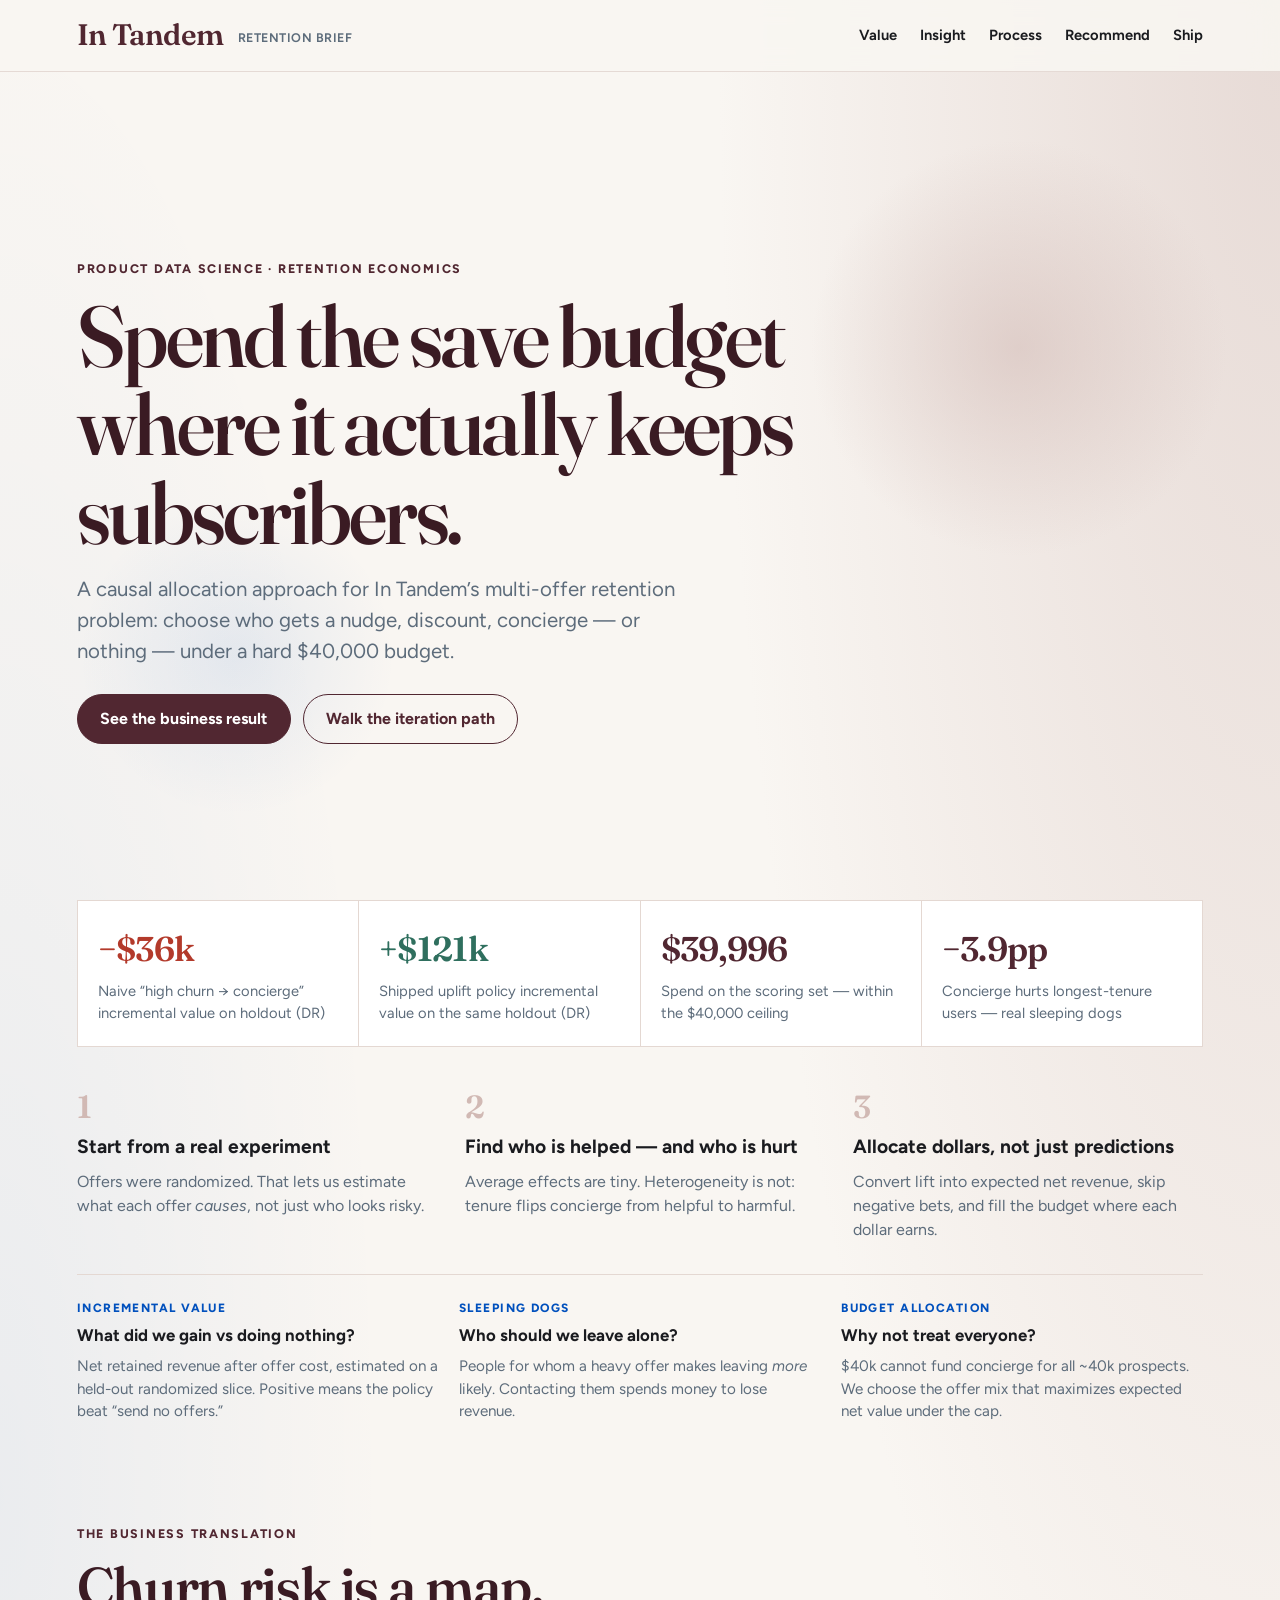
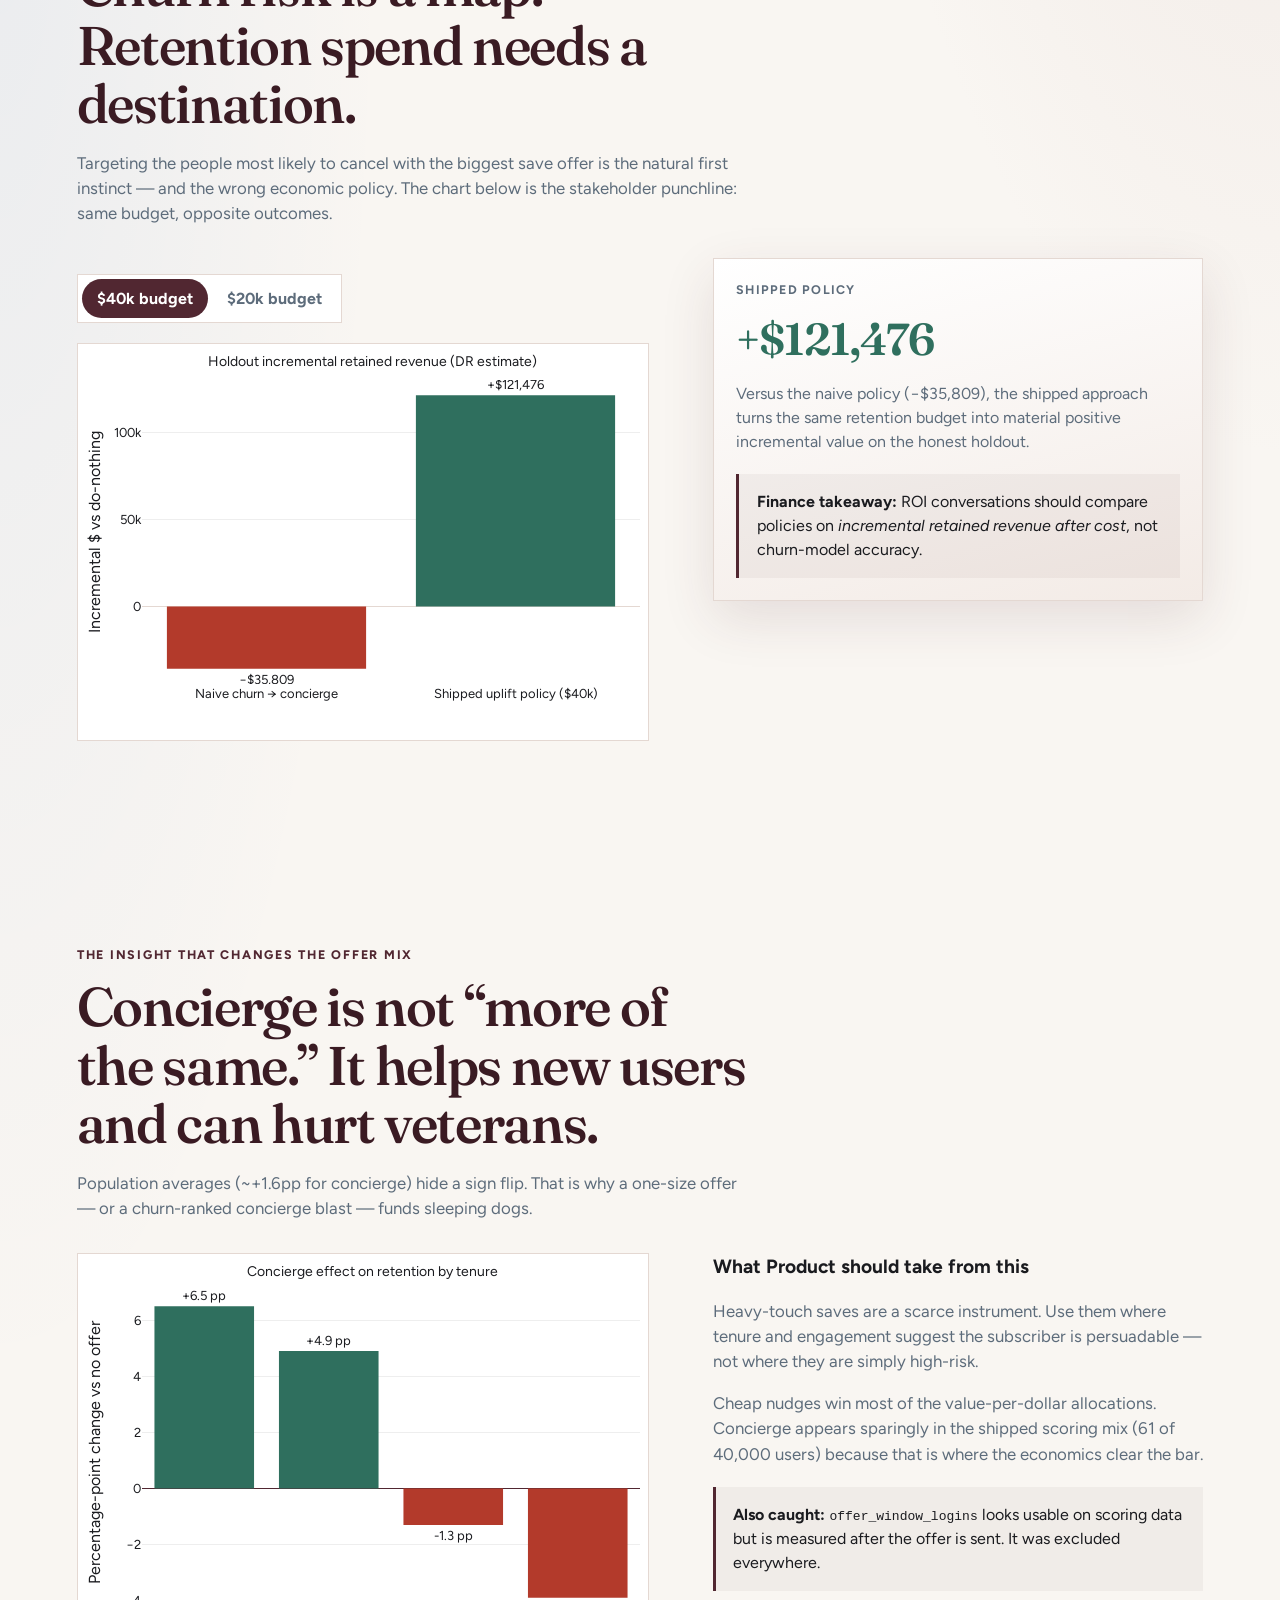
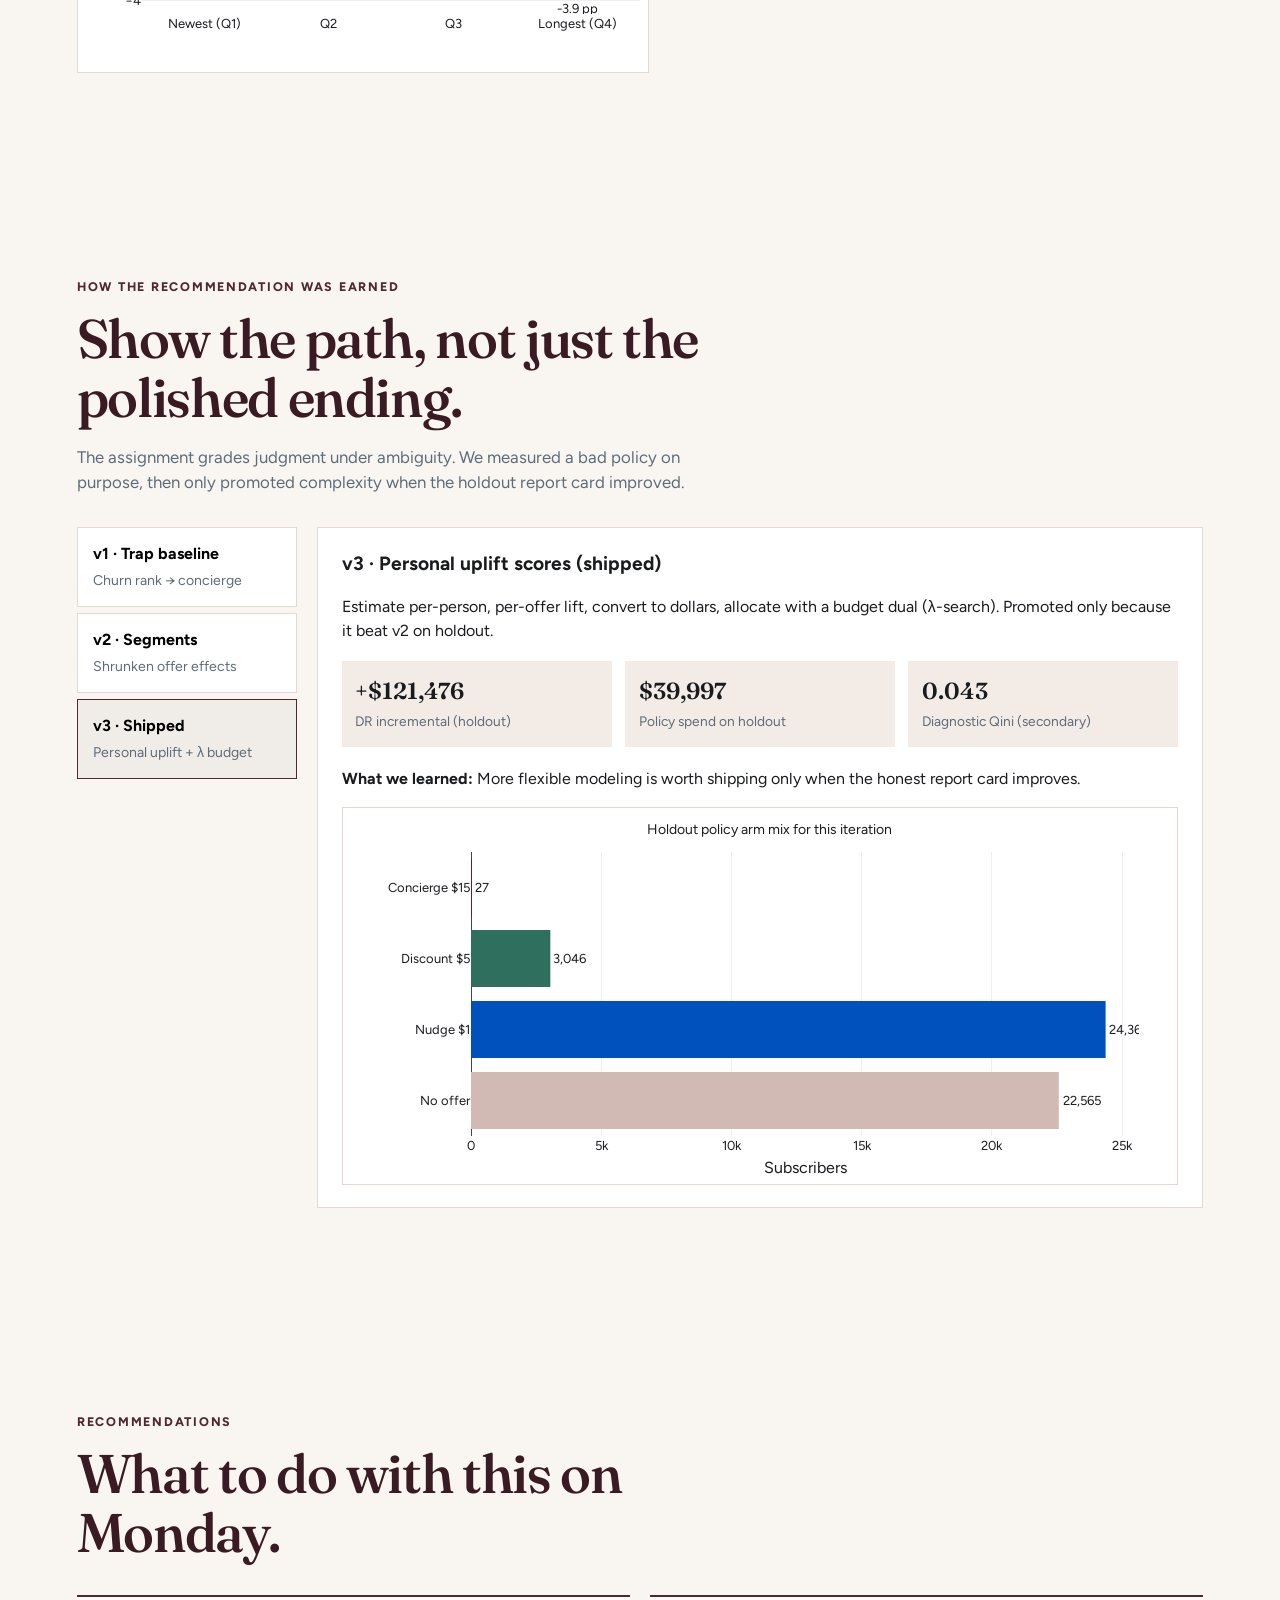
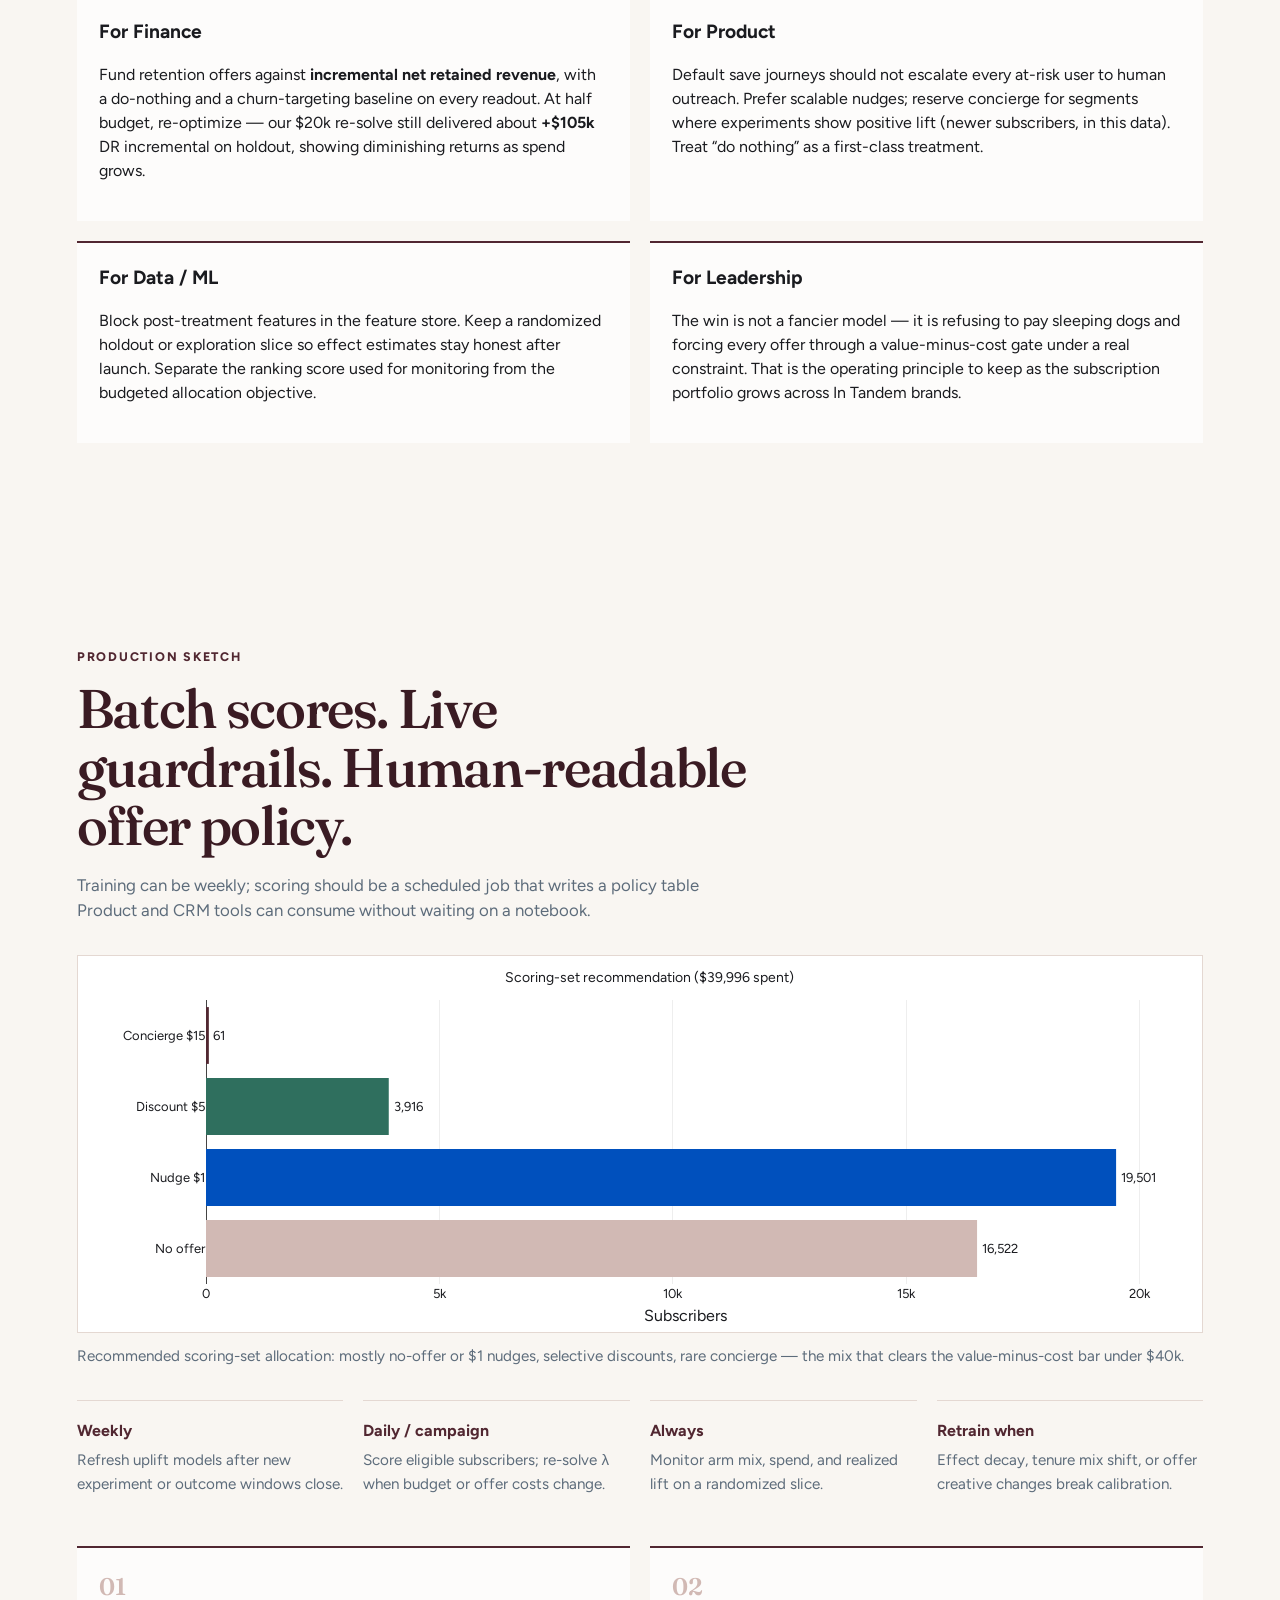
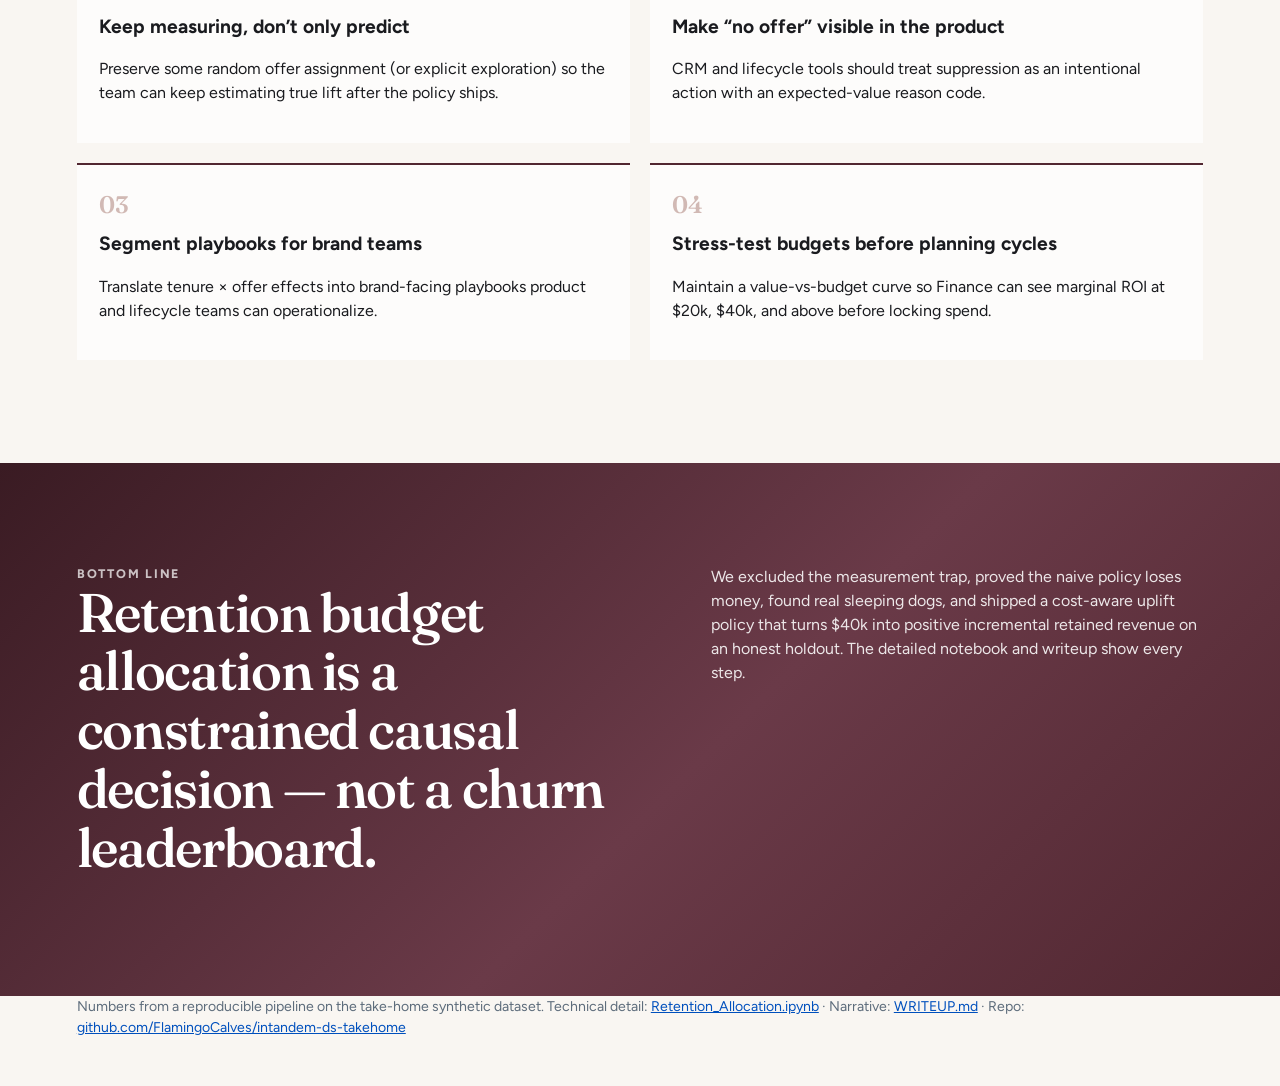
<file: interactive_brief/index.html>
<!doctype html>
<html lang="en">
  <head>
    <meta charset="utf-8" />
    <meta name="viewport" content="width=device-width, initial-scale=1" />
    <title>In Tandem | Retention Budget Allocation Brief</title>
    <link rel="preconnect" href="https://fonts.googleapis.com" />
    <link rel="preconnect" href="https://fonts.gstatic.com" crossorigin />
    <link
      href="https://fonts.googleapis.com/css2?family=Figtree:wght@400;600;700;800&family=Fraunces:opsz,wght@9..144,500;9..144,600;9..144,700&display=swap"
      rel="stylesheet"
    />
    <link rel="stylesheet" href="styles.css" />
    <script src="https://cdn.plot.ly/plotly-2.35.2.min.js"></script>
  </head>
  <body>
    <header class="topbar">
      <a class="brand" href="#top">In Tandem <span>retention brief</span></a>
      <nav aria-label="Sections">
        <a href="#value">Value</a>
        <a href="#insight">Insight</a>
        <a href="#process">Process</a>
        <a href="#recommend">Recommend</a>
        <a href="#ship">Ship</a>
      </nav>
    </header>

    <main id="top">
      <section class="hero">
        <div class="hero-inner">
          <p class="eyebrow">Product data science · retention economics</p>
          <h1>Spend the save budget where it actually keeps subscribers.</h1>
          <p class="lede">
            A causal allocation approach for In Tandem’s multi-offer retention problem:
            choose who gets a nudge, discount, concierge — or nothing — under a hard $40,000 budget.
          </p>
          <div class="hero-actions">
            <a class="button primary" href="#value">See the business result</a>
            <a class="button secondary" href="#process">Walk the iteration path</a>
          </div>
        </div>
      </section>

      <section class="metric-ribbon reveal" aria-label="Headline results">
        <article>
          <span class="value bad">−$36k</span>
          <p>Naive “high churn → concierge” incremental value on holdout (DR)</p>
        </article>
        <article>
          <span class="value good">+$121k</span>
          <p>Shipped uplift policy incremental value on the same holdout (DR)</p>
        </article>
        <article>
          <span class="value">$39,996</span>
          <p>Spend on the scoring set — within the $40,000 ceiling</p>
        </article>
        <article>
          <span class="value">−3.9pp</span>
          <p>Concierge hurts longest-tenure users — real sleeping dogs</p>
        </article>
      </section>

      <section class="story-strip reveal">
        <article>
          <span class="step-index">1</span>
          <h3>Start from a real experiment</h3>
          <p>
            Offers were randomized. That lets us estimate what each offer <em>causes</em>,
            not just who looks risky.
          </p>
        </article>
        <article>
          <span class="step-index">2</span>
          <h3>Find who is helped — and who is hurt</h3>
          <p>
            Average effects are tiny. Heterogeneity is not: tenure flips concierge from helpful to harmful.
          </p>
        </article>
        <article>
          <span class="step-index">3</span>
          <h3>Allocate dollars, not just predictions</h3>
          <p>
            Convert lift into expected net revenue, skip negative bets, and fill the budget where each dollar earns.
          </p>
        </article>
      </section>

      <section class="reader-guide reveal" aria-label="How to read this brief">
        <div>
          <span class="guide-label">Incremental value</span>
          <strong>What did we gain vs doing nothing?</strong>
          <p>
            Net retained revenue after offer cost, estimated on a held-out randomized slice.
            Positive means the policy beat “send no offers.”
          </p>
        </div>
        <div>
          <span class="guide-label">Sleeping dogs</span>
          <strong>Who should we leave alone?</strong>
          <p>
            People for whom a heavy offer makes leaving <em>more</em> likely.
            Contacting them spends money to lose revenue.
          </p>
        </div>
        <div>
          <span class="guide-label">Budget allocation</span>
          <strong>Why not treat everyone?</strong>
          <p>
            $40k cannot fund concierge for all ~40k prospects. We choose the offer mix that maximizes expected net value under the cap.
          </p>
        </div>
      </section>

      <section id="value" class="section">
        <div class="section-header reveal">
          <p class="eyebrow">The business translation</p>
          <h2>Churn risk is a map. Retention spend needs a destination.</h2>
          <p>
            Targeting the people most likely to cancel with the biggest save offer is the natural first instinct —
            and the wrong economic policy. The chart below is the stakeholder punchline:
            same budget, opposite outcomes.
          </p>
        </div>

        <div class="split reveal">
          <div>
            <div class="segmented" role="group" aria-label="Budget scenario">
              <button type="button" class="is-active" data-budget="40k">$40k budget</button>
              <button type="button" data-budget="20k">$20k budget</button>
            </div>
            <div id="value-chart" class="chart-shell"></div>
          </div>
          <aside class="panel" id="value-panel">
            <p class="panel-kicker">Shipped policy</p>
            <p class="big good">+$121,476</p>
            <p data-field="compare">
              Versus the naive policy (−$35,809), the shipped approach turns the same retention budget into
              material positive incremental value on the honest holdout.
            </p>
            <div class="callout">
              <strong>Finance takeaway:</strong> ROI conversations should compare policies on
              <em>incremental retained revenue after cost</em>, not churn-model accuracy.
            </div>
          </aside>
        </div>
      </section>

      <section id="insight" class="section">
        <div class="section-header reveal">
          <p class="eyebrow">The insight that changes the offer mix</p>
          <h2>Concierge is not “more of the same.” It helps new users and can hurt veterans.</h2>
          <p>
            Population averages (~+1.6pp for concierge) hide a sign flip. That is why a one-size offer —
            or a churn-ranked concierge blast — funds sleeping dogs.
          </p>
        </div>
        <div class="split reveal">
          <div id="tenure-chart" class="chart-shell tall"></div>
          <div class="section-copy">
            <h3>What Product should take from this</h3>
            <p>
              Heavy-touch saves are a scarce instrument. Use them where tenure and engagement suggest the
              subscriber is persuadable — not where they are simply high-risk.
            </p>
            <p>
              Cheap nudges win most of the value-per-dollar allocations. Concierge appears sparingly in the
              shipped scoring mix (61 of 40,000 users) because that is where the economics clear the bar.
            </p>
            <div class="callout">
              <strong>Also caught:</strong> <code>offer_window_logins</code> looks usable on scoring data
              but is measured after the offer is sent. It was excluded everywhere.
            </div>
          </div>
        </div>
      </section>

      <section id="process" class="section">
        <div class="section-header reveal">
          <p class="eyebrow">How the recommendation was earned</p>
          <h2>Show the path, not just the polished ending.</h2>
          <p>
            The assignment grades judgment under ambiguity. We measured a bad policy on purpose, then only
            promoted complexity when the holdout report card improved.
          </p>
        </div>

        <div class="iteration-grid reveal">
          <div class="iter-nav" role="tablist" aria-label="Iteration versions">
            <button type="button" data-iter="v1">
              <strong>v1 · Trap baseline</strong>
              <span>Churn rank → concierge</span>
            </button>
            <button type="button" data-iter="v2">
              <strong>v2 · Segments</strong>
              <span>Shrunken offer effects</span>
            </button>
            <button type="button" class="is-active" data-iter="v3">
              <strong>v3 · Shipped</strong>
              <span>Personal uplift + λ budget</span>
            </button>
          </div>
          <div class="iter-detail">
            <h3 id="iter-title">v3 · Personal uplift scores (shipped)</h3>
            <p id="iter-blurb"></p>
            <div class="iter-stats">
              <div>
                <strong id="iter-dr" class="good">+$121k</strong>
                <span>DR incremental (holdout)</span>
              </div>
              <div>
                <strong id="iter-spend">$39,997</strong>
                <span>Policy spend on holdout</span>
              </div>
              <div>
                <strong id="iter-qini">0.043</strong>
                <span>Diagnostic Qini (secondary)</span>
              </div>
            </div>
            <p><strong>What we learned:</strong> <span id="iter-learn"></span></p>
            <div id="mix-chart" class="chart-shell" style="margin-top: 1rem"></div>
          </div>
        </div>
      </section>

      <section id="recommend" class="section">
        <div class="section-header reveal">
          <p class="eyebrow">Recommendations</p>
          <h2>What to do with this on Monday.</h2>
        </div>
        <div class="rec-grid reveal">
          <article>
            <h3>For Finance</h3>
            <p>
              Fund retention offers against <strong>incremental net retained revenue</strong>, with a
              do-nothing and a churn-targeting baseline on every readout. At half budget, re-optimize —
              our $20k re-solve still delivered about <strong>+$105k</strong> DR incremental on holdout,
              showing diminishing returns as spend grows.
            </p>
          </article>
          <article>
            <h3>For Product</h3>
            <p>
              Default save journeys should not escalate every at-risk user to human outreach.
              Prefer scalable nudges; reserve concierge for segments where experiments show positive lift
              (newer subscribers, in this data). Treat “do nothing” as a first-class treatment.
            </p>
          </article>
          <article>
            <h3>For Data / ML</h3>
            <p>
              Block post-treatment features in the feature store. Keep a randomized holdout or exploration
              slice so effect estimates stay honest after launch. Separate the ranking score used for
              monitoring from the budgeted allocation objective.
            </p>
          </article>
          <article>
            <h3>For Leadership</h3>
            <p>
              The win is not a fancier model — it is refusing to pay sleeping dogs and forcing every offer
              through a value-minus-cost gate under a real constraint. That is the operating principle to keep
              as the subscription portfolio grows across In Tandem brands.
            </p>
          </article>
        </div>
      </section>

      <section id="ship" class="section">
        <div class="section-header reveal">
          <p class="eyebrow">Production sketch</p>
          <h2>Batch scores. Live guardrails. Human-readable offer policy.</h2>
          <p>
            Training can be weekly; scoring should be a scheduled job that writes a policy table
            Product and CRM tools can consume without waiting on a notebook.
          </p>
        </div>

        <div class="reveal" style="margin-bottom: 2rem">
          <div id="scoring-chart" class="chart-shell"></div>
          <p style="color: var(--muted); margin: 0.75rem 0 0; font-size: 0.95rem">
            Recommended scoring-set allocation: mostly no-offer or $1 nudges, selective discounts, rare concierge —
            the mix that clears the value-minus-cost bar under $40k.
          </p>
        </div>
        <div class="ops-grid reveal">
          <div>
            <strong>Weekly</strong>
            <span>Refresh uplift models after new experiment or outcome windows close.</span>
          </div>
          <div>
            <strong>Daily / campaign</strong>
            <span>Score eligible subscribers; re-solve λ when budget or offer costs change.</span>
          </div>
          <div>
            <strong>Always</strong>
            <span>Monitor arm mix, spend, and realized lift on a randomized slice.</span>
          </div>
          <div>
            <strong>Retrain when</strong>
            <span>Effect decay, tenure mix shift, or offer creative changes break calibration.</span>
          </div>
        </div>

        <div class="next-grid reveal" style="margin-top: 2rem">
          <article>
            <span class="next-index">01</span>
            <h3>Keep measuring, don’t only predict</h3>
            <p>
              Preserve some random offer assignment (or explicit exploration) so the team can keep estimating
              true lift after the policy ships.
            </p>
          </article>
          <article>
            <span class="next-index">02</span>
            <h3>Make “no offer” visible in the product</h3>
            <p>
              CRM and lifecycle tools should treat suppression as an intentional action with an expected-value reason code.
            </p>
          </article>
          <article>
            <span class="next-index">03</span>
            <h3>Segment playbooks for brand teams</h3>
            <p>
              Translate tenure × offer effects into brand-facing playbooks product and lifecycle teams can operationalize.
            </p>
          </article>
          <article>
            <span class="next-index">04</span>
            <h3>Stress-test budgets before planning cycles</h3>
            <p>
              Maintain a value-vs-budget curve so Finance can see marginal ROI at $20k, $40k, and above before locking spend.
            </p>
          </article>
        </div>
      </section>

      <section class="section final-section reveal">
        <div>
          <p class="eyebrow">Bottom line</p>
          <h2>
            Retention budget allocation is a constrained causal decision — not a churn leaderboard.
          </h2>
        </div>
        <p>
          We excluded the measurement trap, proved the naive policy loses money, found real sleeping dogs,
          and shipped a cost-aware uplift policy that turns $40k into positive incremental retained revenue
          on an honest holdout. The detailed notebook and writeup show every step.
        </p>
      </section>
    </main>

    <p class="footnote">
      Numbers from a reproducible pipeline on the take-home synthetic dataset.
      Technical detail:
      <a href="https://github.com/FlamingoCalves/intandem-ds-takehome/blob/main/Retention_Allocation.ipynb">Retention_Allocation.ipynb</a> ·
      Narrative:
      <a href="https://github.com/FlamingoCalves/intandem-ds-takehome/blob/main/WRITEUP.md">WRITEUP.md</a> ·
      Repo:
      <a href="https://github.com/FlamingoCalves/intandem-ds-takehome">github.com/FlamingoCalves/intandem-ds-takehome</a>
    </p>

    <script src="app.js"></script>
  </body>
</html>
</file>
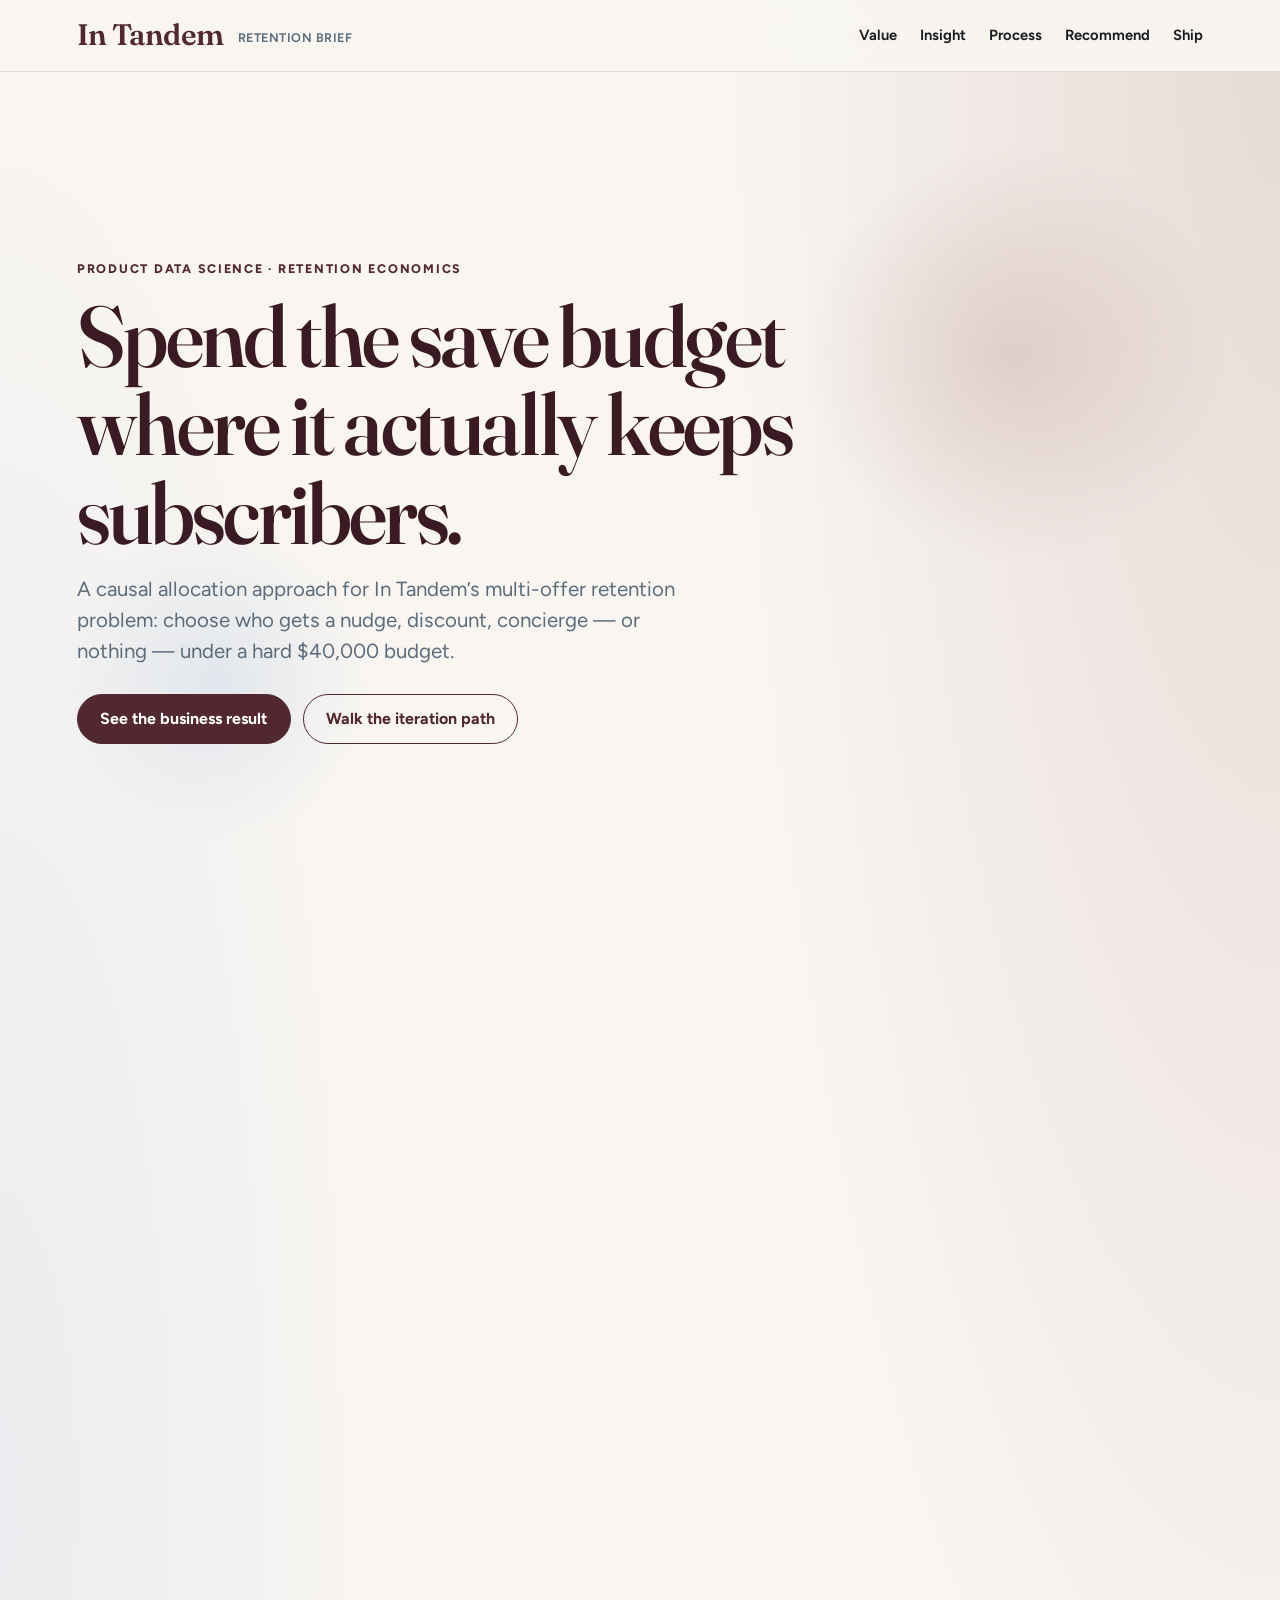
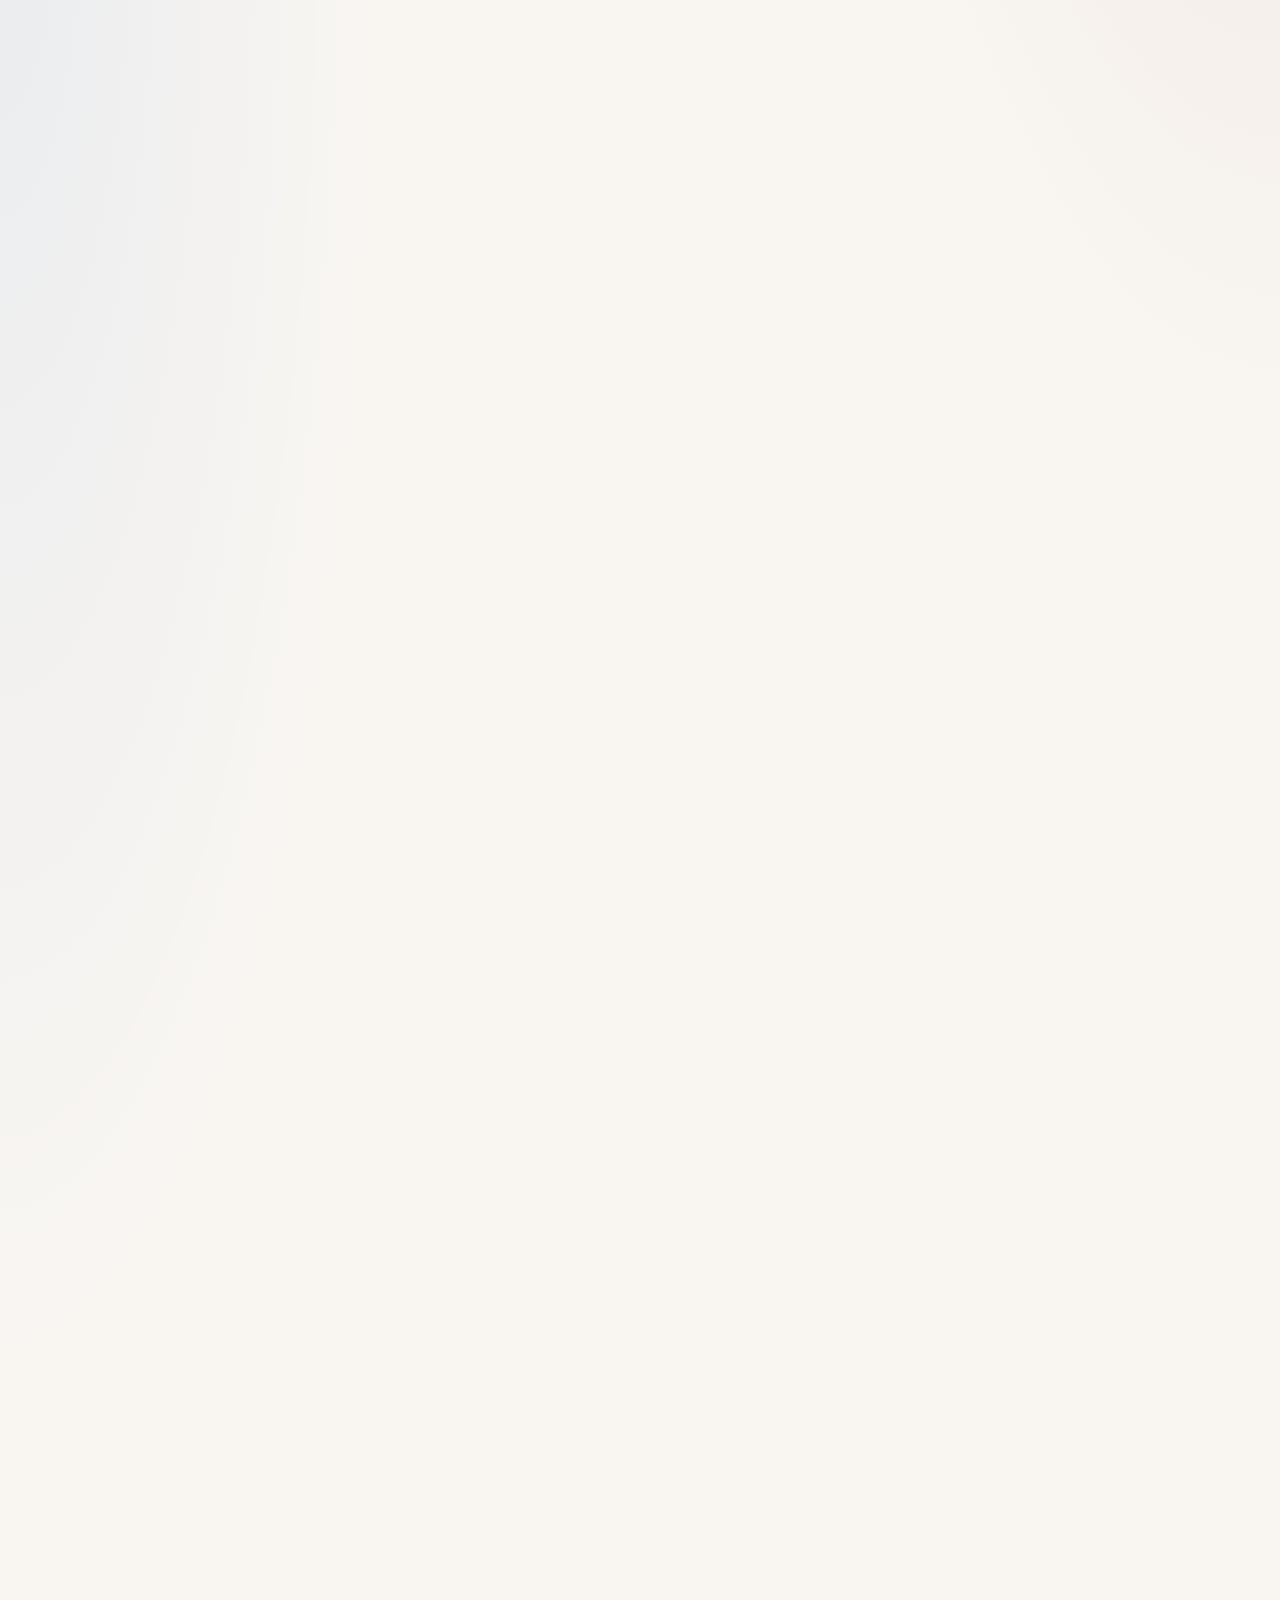
<file: brief.html>
<!doctype html>
<html lang="en">
  <head>
    <meta charset="utf-8" />
    <meta http-equiv="refresh" content="0; url=interactive_brief/index.html" />
    <title>Redirecting to In Tandem brief…</title>
    <link rel="canonical" href="interactive_brief/index.html" />
  </head>
  <body>
    <p>
      The stakeholder brief moved to
      <a href="interactive_brief/index.html">interactive_brief/index.html</a>.
    </p>
  </body>
</html>
</file>
<file: interactive_brief/styles.css>
:root {
  --wine: #512731;
  --wine-deep: #3a1b23;
  --blush: #d1b9b4;
  --blush-soft: #f0e4df;
  --paper: #f9f6f2;
  --paper-2: #f3ebe6;
  --ink: #1a1b1f;
  --muted: #5d6c7b;
  --line: #e4d8d2;
  --blue: #0050bd;
  --good: #2f6f5e;
  --bad: #b33a2b;
  --white: #ffffff;
  --shadow: 0 18px 50px rgba(81, 39, 49, 0.12);
  --ease: cubic-bezier(0.22, 1, 0.36, 1);
}

* { box-sizing: border-box; }

html { scroll-behavior: smooth; }

body {
  margin: 0;
  color: var(--ink);
  background:
    radial-gradient(ellipse 80% 50% at 100% 0%, rgba(209, 185, 180, 0.45), transparent 55%),
    radial-gradient(ellipse 60% 40% at 0% 20%, rgba(0, 80, 189, 0.06), transparent 50%),
    var(--paper);
  font-family: "Figtree", "Helvetica Neue", sans-serif;
  line-height: 1.5;
  -webkit-font-smoothing: antialiased;
}

img { max-width: 100%; display: block; }
a { color: inherit; }

.topbar {
  position: sticky;
  top: 0;
  z-index: 20;
  display: flex;
  align-items: center;
  justify-content: space-between;
  gap: 1rem;
  min-height: 4.5rem;
  padding: 0 clamp(1.25rem, 6vw, 5.5rem);
  background: rgba(249, 246, 242, 0.88);
  border-bottom: 1px solid rgba(228, 216, 210, 0.9);
  backdrop-filter: blur(14px);
}

.brand {
  font-family: "Fraunces", Georgia, serif;
  font-size: clamp(1.45rem, 2.4vw, 1.85rem);
  font-weight: 600;
  color: var(--wine);
  letter-spacing: -0.02em;
  text-decoration: none;
}

.brand span {
  display: inline-block;
  margin-left: 0.55rem;
  color: var(--muted);
  font-family: "Figtree", sans-serif;
  font-size: 0.78rem;
  font-weight: 650;
  letter-spacing: 0.04em;
  text-transform: uppercase;
  vertical-align: middle;
}

nav {
  display: flex;
  flex-wrap: wrap;
  gap: clamp(0.75rem, 1.8vw, 1.5rem);
  font-size: 0.92rem;
  font-weight: 650;
}

nav a {
  text-decoration: none;
  color: var(--ink);
}

nav a:hover { color: var(--wine); }

.hero {
  position: relative;
  min-height: calc(100vh - 4.5rem);
  display: grid;
  align-content: center;
  padding: clamp(3.5rem, 9vw, 7rem) clamp(1.25rem, 6vw, 5.5rem) clamp(3rem, 7vw, 5rem);
  overflow: hidden;
}

.hero::before {
  content: "";
  position: absolute;
  inset: 8% 4% auto auto;
  width: min(42vw, 420px);
  aspect-ratio: 1;
  border-radius: 50%;
  background: radial-gradient(circle, rgba(209, 185, 180, 0.55), transparent 70%);
  pointer-events: none;
  animation: drift 14s var(--ease) infinite alternate;
}

.hero::after {
  content: "";
  position: absolute;
  inset: auto auto 10% 6%;
  width: min(36vw, 320px);
  aspect-ratio: 1;
  border-radius: 50%;
  background: radial-gradient(circle, rgba(0, 80, 189, 0.08), transparent 70%);
  pointer-events: none;
  animation: drift 18s var(--ease) infinite alternate-reverse;
}

@keyframes drift {
  from { transform: translate3d(0, 0, 0); }
  to { transform: translate3d(-18px, 24px, 0); }
}

.hero-inner {
  position: relative;
  z-index: 1;
  max-width: 52rem;
}

.eyebrow {
  margin: 0 0 0.85rem;
  color: var(--wine);
  font-size: 0.78rem;
  font-weight: 750;
  letter-spacing: 0.14em;
  text-transform: uppercase;
}

h1, h2, h3 { margin-top: 0; }

h1 {
  margin: 0 0 1.1rem;
  font-family: "Fraunces", Georgia, serif;
  font-size: clamp(2.8rem, 7vw, 5.4rem);
  font-weight: 550;
  line-height: 1.02;
  letter-spacing: -0.03em;
  color: var(--wine-deep);
}

h2 {
  margin: 0 0 1rem;
  font-family: "Fraunces", Georgia, serif;
  font-size: clamp(2rem, 4.4vw, 3.4rem);
  font-weight: 550;
  line-height: 1.08;
  letter-spacing: -0.025em;
  color: var(--wine-deep);
}

h3 {
  margin: 0 0 0.5rem;
  font-size: 1.2rem;
  font-weight: 700;
}

.lede {
  max-width: 38rem;
  margin: 0 0 1.75rem;
  color: var(--muted);
  font-size: clamp(1.05rem, 1.8vw, 1.28rem);
}

.hero-actions {
  display: flex;
  flex-wrap: wrap;
  gap: 0.75rem;
}

.button {
  display: inline-flex;
  align-items: center;
  justify-content: center;
  min-height: 3.1rem;
  padding: 0 1.4rem;
  border-radius: 999px;
  border: 1.5px solid var(--wine);
  font-weight: 700;
  text-decoration: none;
  transition: transform 0.25s var(--ease), background 0.25s var(--ease), color 0.25s var(--ease);
}

.button:hover { transform: translateY(-2px); }

.button.primary {
  background: var(--wine);
  color: var(--white);
}

.button.secondary {
  background: transparent;
  color: var(--wine);
}

.button.secondary:hover {
  background: rgba(81, 39, 49, 0.06);
}

.reveal {
  opacity: 0;
  transform: translateY(18px);
  transition: opacity 0.7s var(--ease), transform 0.7s var(--ease);
}

.reveal.is-visible {
  opacity: 1;
  transform: none;
}

.metric-ribbon {
  display: grid;
  grid-template-columns: repeat(4, minmax(0, 1fr));
  gap: 1px;
  margin: 0 clamp(1.25rem, 6vw, 5.5rem) 0;
  border: 1px solid var(--line);
  background: var(--line);
  overflow: hidden;
}

.metric-ribbon article {
  padding: 1.35rem 1.25rem;
  background: var(--white);
}

.metric-ribbon .value {
  display: block;
  margin-bottom: 0.35rem;
  font-family: "Fraunces", Georgia, serif;
  font-size: clamp(1.6rem, 3vw, 2.15rem);
  font-weight: 600;
  letter-spacing: -0.02em;
  color: var(--wine);
}

.metric-ribbon .value.bad { color: var(--bad); }
.metric-ribbon .value.good { color: var(--good); }

.metric-ribbon p {
  margin: 0;
  color: var(--muted);
  font-size: 0.92rem;
}

.section {
  padding: clamp(3.5rem, 8vw, 6.5rem) clamp(1.25rem, 6vw, 5.5rem);
}

.section-header {
  max-width: 42rem;
  margin-bottom: 2rem;
}

.section-header.narrow { max-width: 36rem; }

.section-header p:last-child,
.section-copy > p {
  color: var(--muted);
  font-size: 1.05rem;
}

.story-strip {
  display: grid;
  grid-template-columns: repeat(3, minmax(0, 1fr));
  gap: clamp(1.25rem, 3vw, 2.5rem);
  padding: 2.5rem clamp(1.25rem, 6vw, 5.5rem) 1rem;
}

.story-strip article {
  position: relative;
  padding-top: 0.25rem;
}

.step-index {
  display: inline-block;
  margin-bottom: 0.65rem;
  color: var(--blush);
  font-family: "Fraunces", Georgia, serif;
  font-size: 2rem;
  font-weight: 600;
  line-height: 1;
}

.story-strip p {
  margin: 0;
  color: var(--muted);
}

.reader-guide {
  display: grid;
  grid-template-columns: repeat(3, minmax(0, 1fr));
  gap: 1.25rem;
  margin: 1rem clamp(1.25rem, 6vw, 5.5rem) 0;
  padding: 1.5rem 0 0;
  border-top: 1px solid var(--line);
}

.reader-guide .guide-label {
  display: block;
  margin-bottom: 0.4rem;
  color: var(--blue);
  font-size: 0.75rem;
  font-weight: 750;
  letter-spacing: 0.12em;
  text-transform: uppercase;
}

.reader-guide strong {
  display: block;
  margin-bottom: 0.4rem;
  font-size: 1.05rem;
}

.reader-guide p {
  margin: 0;
  color: var(--muted);
  font-size: 0.95rem;
}

.split {
  display: grid;
  grid-template-columns: minmax(0, 1.05fr) minmax(280px, 0.9fr);
  gap: clamp(2rem, 5vw, 4rem);
  align-items: start;
}

.split.reverse { direction: rtl; }
.split.reverse > * { direction: ltr; }

.callout {
  margin-top: 1.25rem;
  padding: 1rem 1.1rem;
  border-left: 3px solid var(--wine);
  background: rgba(81, 39, 49, 0.05);
}

.panel {
  padding: 1.35rem 1.4rem;
  border: 1px solid var(--line);
  background: linear-gradient(165deg, var(--white), var(--paper-2));
  box-shadow: var(--shadow);
}

.panel .panel-kicker {
  margin: 0 0 0.35rem;
  color: var(--muted);
  font-size: 0.78rem;
  font-weight: 700;
  letter-spacing: 0.1em;
  text-transform: uppercase;
}

.panel .big {
  margin: 0.2rem 0 0.6rem;
  font-family: "Fraunces", Georgia, serif;
  font-size: clamp(2rem, 4vw, 2.8rem);
  font-weight: 600;
  letter-spacing: -0.02em;
}

.panel .big.good { color: var(--good); }
.panel .big.bad { color: var(--bad); }

.panel p { margin: 0; color: var(--muted); }

.segmented {
  display: inline-flex;
  margin: 1rem 0 1.25rem;
  padding: 0.25rem;
  border: 1px solid var(--line);
  background: var(--white);
  gap: 0.2rem;
}

.segmented button {
  appearance: none;
  border: 0;
  background: transparent;
  min-height: 2.4rem;
  padding: 0 0.95rem;
  border-radius: 999px;
  font: inherit;
  font-weight: 700;
  color: var(--muted);
  cursor: pointer;
}

.segmented button.is-active {
  background: var(--wine);
  color: var(--white);
}

.chart-shell {
  min-height: 360px;
  padding: 0.5rem;
  border: 1px solid var(--line);
  background: var(--white);
}

.chart-shell.tall { min-height: 420px; }

.iteration-grid {
  display: grid;
  grid-template-columns: 220px minmax(0, 1fr);
  gap: 1.25rem;
  align-items: start;
}

.iter-nav {
  display: flex;
  flex-direction: column;
  gap: 0.4rem;
}

.iter-nav button {
  appearance: none;
  text-align: left;
  border: 1px solid var(--line);
  background: var(--white);
  padding: 0.85rem 0.95rem;
  font: inherit;
  cursor: pointer;
  transition: border-color 0.2s var(--ease), background 0.2s var(--ease);
}

.iter-nav button strong {
  display: block;
  margin-bottom: 0.15rem;
}

.iter-nav button span {
  color: var(--muted);
  font-size: 0.88rem;
}

.iter-nav button.is-active {
  border-color: var(--wine);
  background: rgba(81, 39, 49, 0.05);
}

.iter-detail {
  padding: 1.4rem 1.5rem;
  border: 1px solid var(--line);
  background: var(--white);
}

.iter-stats {
  display: grid;
  grid-template-columns: repeat(3, minmax(0, 1fr));
  gap: 0.85rem;
  margin: 1.1rem 0 1.25rem;
}

.iter-stats div {
  padding: 0.85rem;
  background: var(--paper-2);
}

.iter-stats strong {
  display: block;
  font-family: "Fraunces", Georgia, serif;
  font-size: 1.45rem;
  font-weight: 600;
}

.iter-stats span {
  color: var(--muted);
  font-size: 0.86rem;
}

.rec-grid,
.next-grid,
.ops-grid {
  display: grid;
  grid-template-columns: repeat(2, minmax(0, 1fr));
  gap: 1.25rem;
}

.rec-grid article,
.next-grid article {
  padding: 1.35rem 1.4rem;
  border-top: 2px solid var(--wine);
  background: rgba(255, 255, 255, 0.72);
}

.next-index {
  display: block;
  margin-bottom: 0.45rem;
  color: var(--blush);
  font-family: "Fraunces", Georgia, serif;
  font-size: 1.5rem;
  font-weight: 600;
}

.ops-grid {
  grid-template-columns: repeat(4, minmax(0, 1fr));
}

.ops-grid div {
  padding: 1.1rem 0;
  border-top: 1px solid var(--line);
}

.ops-grid strong {
  display: block;
  margin-bottom: 0.35rem;
  color: var(--wine);
}

.ops-grid span {
  color: var(--muted);
  font-size: 0.95rem;
}

.final-section {
  display: grid;
  grid-template-columns: minmax(0, 1.1fr) minmax(0, 0.9fr);
  gap: 2rem;
  background: linear-gradient(135deg, var(--wine-deep), #6a3a48 55%, #512731);
  color: var(--white);
}

.final-section .eyebrow { color: rgba(255, 255, 255, 0.72); }
.final-section h2 { color: var(--white); }
.final-section p { color: rgba(255, 255, 255, 0.88); margin: 0; }

.footnote {
  margin: 0 clamp(1.25rem, 6vw, 5.5rem) 3rem;
  color: var(--muted);
  font-size: 0.88rem;
}

.footnote a { color: var(--blue); }

@media (max-width: 960px) {
  .metric-ribbon,
  .story-strip,
  .reader-guide,
  .split,
  .iteration-grid,
  .rec-grid,
  .next-grid,
  .ops-grid,
  .final-section {
    grid-template-columns: 1fr;
  }

  nav { display: none; }

  .split.reverse { direction: ltr; }
}
</file>
